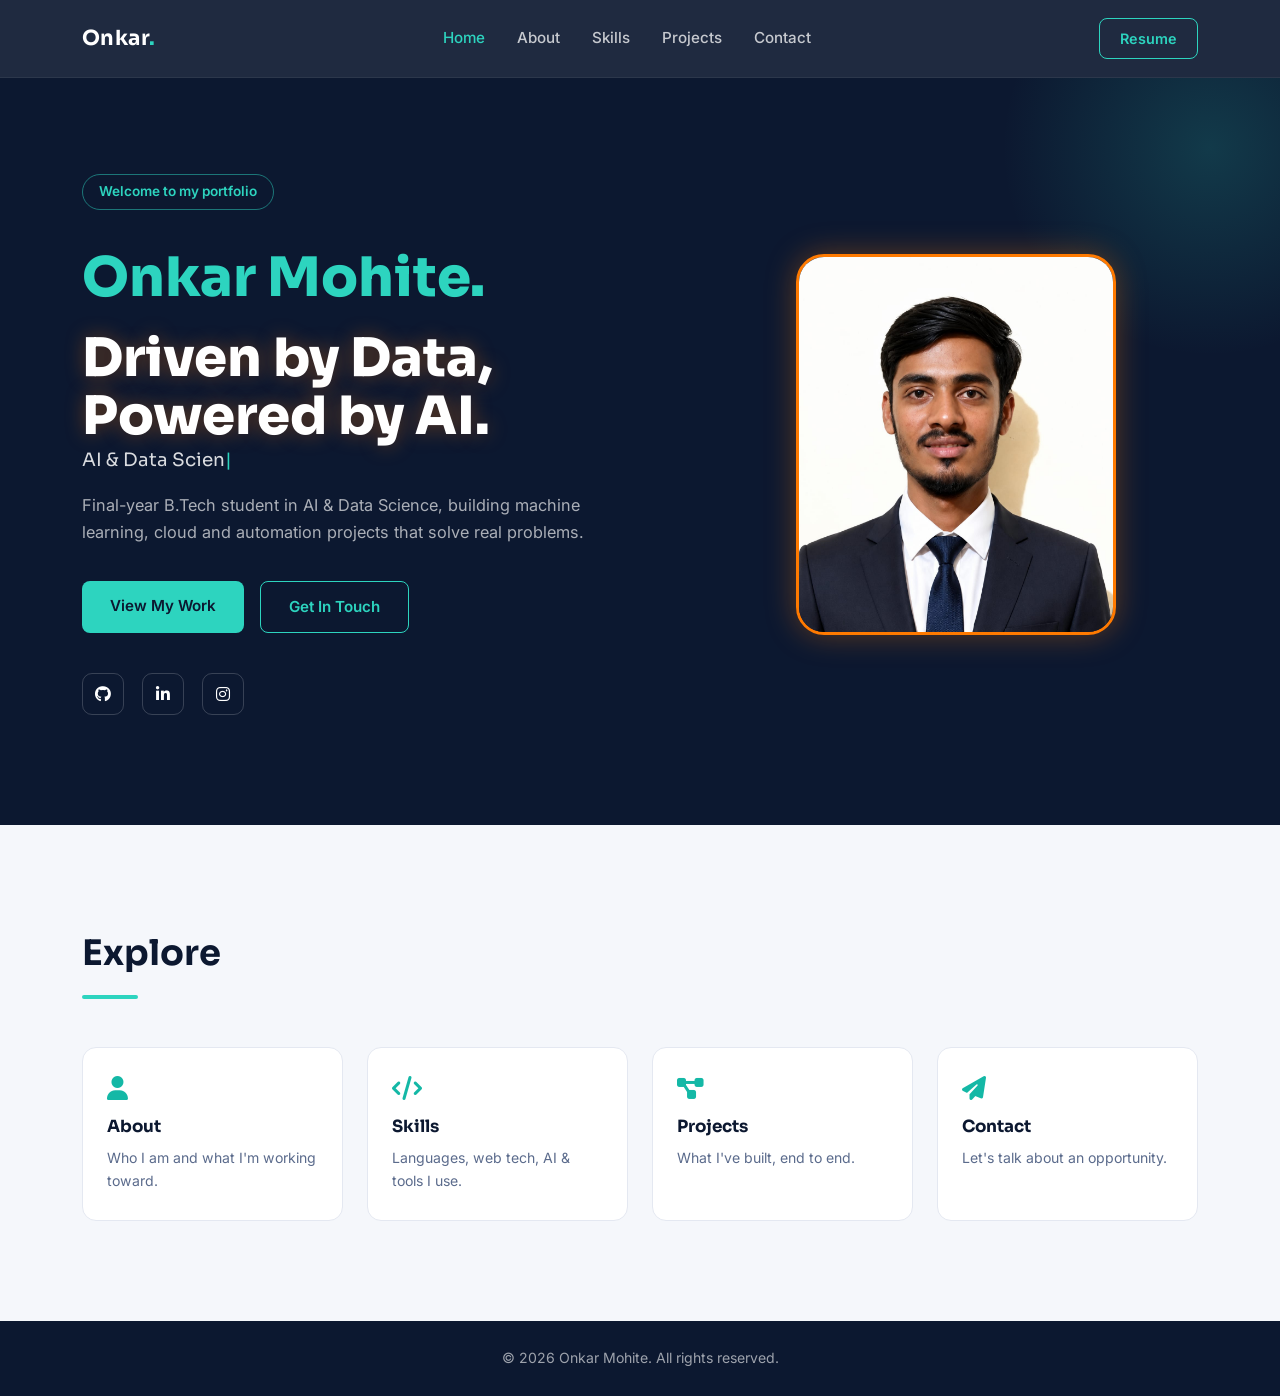
<file: index.html>
<!DOCTYPE html>
<html lang="en">
<head>
<meta charset="UTF-8">
<meta name="viewport" content="width=device-width, initial-scale=1.0">
<title>Onkar Mohite | Portfolio</title>
<link rel="preconnect" href="https://fonts.googleapis.com">
<link rel="preconnect" href="https://fonts.gstatic.com" crossorigin>
<link href="https://fonts.googleapis.com/css2?family=Sora:wght@400;600;700;800&family=Inter:wght@400;500;600;700&display=swap" rel="stylesheet">
<link rel="stylesheet" href="https://cdnjs.cloudflare.com/ajax/libs/font-awesome/6.6.0/css/all.min.css">
<link rel="stylesheet" href="a1.css">
</head>
<body>

<header class="nav">
  <div class="nav-inner">
    <a href="#home" class="logo" data-link data-page="home">Onkar<span>.</span></a>

    <nav class="nav-links" id="navLinks">
      <a href="#home" data-link data-page="home" class="active">Home</a>
      <a href="#about" data-link data-page="about">About</a>
      <a href="#skills" data-link data-page="skills">Skills</a>
      <a href="#projects" data-link data-page="projects">Projects</a>
      <a href="#contact" data-link data-page="contact">Contact</a>
    </nav>

    <a href="resume.pdf" class="resume-btn" target="_blank">Resume</a>

    <button class="menu-btn" id="menuBtn" aria-label="Toggle menu">
      <i class="fas fa-bars"></i>
    </button>
  </div>
</header>

<!-- ============ HOME PAGE ============ -->
<main id="page-home" class="page active">
  <section class="hero">
    <div class="hero-inner">
      <div class="hero-content">
      <div class="hero-text">
      <span class="chip">Welcome to my portfolio</span>
      <h1 class="hero-name">Onkar Mohite.</h1>

<h2 class="hero-heading">
  Driven by Data,<br>
  Powered by AI.
</h2>
    
      <p class="hero-typed"><span id="typing"></span><span class="cursor">|</span></p>
      <p class="hero-desc">Final-year B.Tech student in AI &amp; Data Science, building machine learning, cloud and automation projects that solve real problems.</p>

      <div class="hero-actions">
        <a href="#projects" data-link data-page="projects" class="btn-primary">View My Work</a>
        <a href="#contact" data-link data-page="contact" class="btn-outline">Get In Touch</a>
      </div>

      <div class="hero-social">
        <a href="https://github.com/OnkarMohite1" target="_blank" aria-label="GitHub"><i class="fab fa-github"></i></a>
        <a href="https://www.linkedin.com/in/onkar-mohite-a5875a281" target="_blank" aria-label="LinkedIn"><i class="fab fa-linkedin-in"></i></a>
        <a href="https://instagram.com/omkarmohite_07" target="_blank" aria-label="Instagram"><i class="fab fa-instagram"></i></a>
      </div>
      </div>
      <div class="hero-image"><img src="myphoto.jpeg" alt="Onkar Mohite"></div>
      </div>
    </div>
  </section>

  <section class="section quick-links">
    <div class="section-head">
      <h2>Explore</h2>
      <span class="rule"></span>
    </div>

    <div class="quick-grid">
      <a href="#about" data-link data-page="about" class="quick-card">
        <i class="fa-solid fa-user"></i>
        <h3>About</h3>
        <p>Who I am and what I'm working toward.</p>
      </a>
      <a href="#skills" data-link data-page="skills" class="quick-card">
        <i class="fa-solid fa-code"></i>
        <h3>Skills</h3>
        <p>Languages, web tech, AI &amp; tools I use.</p>
      </a>
      <a href="#projects" data-link data-page="projects" class="quick-card">
        <i class="fa-solid fa-diagram-project"></i>
        <h3>Projects</h3>
        <p>What I've built, end to end.</p>
      </a>
      <a href="#contact" data-link data-page="contact" class="quick-card">
        <i class="fa-solid fa-paper-plane"></i>
        <h3>Contact</h3>
        <p>Let's talk about an opportunity.</p>
      </a>
    </div>
  </section>
</main>

<!-- ============ ABOUT PAGE ============ -->
<main id="page-about" class="page">
  <section class="page-banner">
    <div class="page-banner-inner">
      <span class="chip">Get to know me</span>
      <h1>About Me</h1>
    </div>
  </section>

  <section class="section">
    <div class="panel bio-panel">
      <p class="about-text">
        I'm <strong>Onkar Mohite</strong>, a final-year B.Tech student specializing in
        <span class="highlight">Artificial Intelligence &amp; Data Science</span>.
        I enjoy building AI, machine learning, data analytics and web development
        projects that solve real-world problems.
      </p>
      <p class="about-text">
        My goal is to become an AI Engineer by creating practical projects,
        sharpening my problem-solving skills and continuously learning modern
        technologies.
      </p>

      <div class="stat-row">
        <div class="stat-box"><h3>10+</h3><span>Projects</span></div>
        <div class="stat-box"><h3>15+</h3><span>Skills</span></div>
        <div class="stat-box"><h3>5+</h3><span>Certificates</span></div>
      </div>
    </div>
  </section>

  <section class="section" style="padding-top:0;">
    <div class="section-head">
      <h2>Experience &amp; Education</h2>
      <span class="rule"></span>
    </div>

    <div class="panel">
      <div class="timeline">
        <div class="timeline-item">
          <span class="dot-marker"></span>
          <div class="timeline-content">
            <span class="timeline-date">2022 &ndash; 2026</span>
            <h3>B.Tech, AI &amp; Data Science</h3>
            <p>Final-year student specializing in Artificial Intelligence &amp; Data Science, focused on machine learning, data analytics and applied software projects.</p>
          </div>
        </div>

        <div class="timeline-item">
          <span class="dot-marker"></span>
          <div class="timeline-content">
            <span class="timeline-date">Ongoing</span>
            <h3>Independent Projects</h3>
            <p>Building AI, machine learning, cloud and automation tools &mdash; from data-cleaning pipelines to security and accessibility utilities.</p>
          </div>
        </div>
      </div>
    </div>
  </section>
</main>

<!-- ============ SKILLS PAGE ============ -->
<main id="page-skills" class="page">
  <section class="page-banner">
    <div class="page-banner-inner">
      <span class="chip">What I work with</span>
      <h1>Technical Skills</h1>
    </div>
  </section>

  <section class="section">
    <div class="skills-grid">

      <div class="panel skill-block">
        <span class="group-label">Languages</span>
        <div class="tag-row">
          <span class="skill-tag">Python</span>
          <span class="skill-tag">Java</span>
          <span class="skill-tag">C++</span>
        </div>
      </div>

      <div class="panel skill-block">
        <span class="group-label">Web Tech</span>
        <div class="tag-row">
          <span class="skill-tag">HTML</span>
          <span class="skill-tag">CSS</span>
          <span class="skill-tag">JavaScript</span>
        </div>
      </div>

      <div class="panel skill-block">
        <span class="group-label">Data &amp; AI</span>
        <div class="tag-row">
          <span class="skill-tag">Machine Learning</span>
          <span class="skill-tag">Deep Learning</span>
          <span class="skill-tag">Data Analytics</span>
        </div>
      </div>

      <div class="panel skill-block">
        <span class="group-label">Tools</span>
        <div class="tag-row">
          <span class="skill-tag">SQL</span>
          <span class="skill-tag">GitHub</span>
        </div>
      </div>

    </div>
  </section>
</main>

<!-- ============ PROJECTS PAGE ============ -->
<main id="page-projects" class="page">
  <section class="page-banner">
    <div class="page-banner-inner">
      <span class="chip">What I've built</span>
      <h1>Featured Projects</h1>
    </div>
  </section>

  <section class="section">
    <div class="project-grid">

      <article class="project-card">
        <div class="project-cover cover-teal"><i class="fa-solid fa-broom"></i></div>
        <div class="project-body">
          <h3>Data Cleaning Automation</h3>
          <p>A Python system that automatically handles missing values, removes duplicates and prepares raw datasets for analytics and machine learning.</p>
          <div class="tags">
            <span>Python</span><span>Pandas</span><span>Automation</span>
          </div>
        </div>
        <div class="project-links">
          <a href="https://github.com/OnkarMohite1/Data-Cleaning-Automation" target="_blank"><i class="fab fa-github"></i></a>
          <a href="https://github.com/OnkarMohite1" target="_blank" class="demo-link">View Code</a>
        </div>
      </article>

      <article class="project-card">
        <div class="project-cover cover-navy"><i class="fa-solid fa-eye-slash"></i></div>
        <div class="project-body">
          <h3>Steganography Detection</h3>
          <p>A detection system that identifies hidden information embedded inside digital images using image-analysis techniques.</p>
          <div class="tags">
            <span>Python</span><span>OpenCV</span><span>ML</span>
          </div>
        </div>
        <div class="project-links">
          <a href="https://github.com/OnkarMohite1" target="_blank"><i class="fab fa-github"></i></a>
          <a href="https://github.com/OnkarMohite1" target="_blank" class="demo-link">View Code</a>
        </div>
      </article>

      <article class="project-card">
        <div class="project-cover cover-teal"><i class="fa-solid fa-shield-halved"></i></div>
        <div class="project-body">
          <h3>Phishing Detection</h3>
          <p>Detects and flags fake or malicious websites using intelligent, feature-based detection techniques.</p>
          <div class="tags">
            <span>Python</span><span>ML</span><span>Security</span>
          </div>
        </div>
        <div class="project-links">
          <a href="https://github.com/OnkarMohite1/Phishing-Detection" target="_blank"><i class="fab fa-github"></i></a>
          <a href="https://github.com/OnkarMohite1" target="_blank" class="demo-link">View Code</a>
        </div>
      </article>

      <article class="project-card">
        <div class="project-cover cover-navy"><i class="fa-solid fa-volume-high"></i></div>
        <div class="project-body">
          <h3>PDF Text-to-Speech Converter</h3>
          <p>Extracts text from PDF files and converts it into natural spoken audio for easier, hands-free reading.</p>
          <div class="tags">
            <span>Python</span><span>NLP</span><span>Automation</span>
          </div>
        </div>
        <div class="project-links">
          <a href="https://github.com/OnkarMohite1/Pdf-text-to-speech" target="_blank"><i class="fab fa-github"></i></a>
          <a href="https://github.com/OnkarMohite1" target="_blank" class="demo-link">View Code</a>
        </div>
      </article>

      <article class="project-card">
        <div class="project-cover cover-teal"><i class="fa-solid fa-laptop-code"></i></div>
        <div class="project-body">
          <h3>Portfolio Website</h3>
          <p>This site: a fully responsive personal portfolio designed, built and hosted on GitHub Pages.</p>
          <div class="tags">
            <span>HTML</span><span>CSS</span><span>JavaScript</span>
          </div>
        </div>
        <div class="project-links">
          <a href="https://github.com/OnkarMohite1/portfolio" target="_blank"><i class="fab fa-github"></i></a>
          <a href="https://github.com/OnkarMohite1" target="_blank" class="demo-link">View Code</a>
        </div>
      </article>

    </div>
  </section>
</main>

<!-- ============ CONTACT PAGE ============ -->
<main id="page-contact" class="page">
  <section class="page-banner">
    <div class="page-banner-inner">
      <span class="chip">Let's talk</span>
      <h1>Get In Touch</h1>
    </div>
  </section>

  <section class="section contact-section">
    <p class="contact-intro">Open to opportunities, collaborations and internships &mdash; reach out through any of the channels below.</p>

    <div class="contact-grid">
      <a class="contact-card" href="mailto:omkarvitthalmohite@gmail.com">
        <i class="fa-solid fa-envelope"></i>
        <span>Email</span>
      </a>
      <a class="contact-card" href="https://github.com/OnkarMohite1" target="_blank">
        <i class="fab fa-github"></i>
        <span>GitHub</span>
      </a>
      <a class="contact-card" href="https://www.linkedin.com/in/onkar-mohite-a5875a281" target="_blank">
        <i class="fab fa-linkedin-in"></i>
        <span>LinkedIn</span>
      </a>
      <a class="contact-card" href="https://instagram.com/omkarmohite_07" target="_blank">
        <i class="fab fa-instagram"></i>
        <span>Instagram</span>
      </a>
    </div>
  </section>
</main>

<footer>
  <p>&copy; 2026 Onkar Mohite. All rights reserved.</p>
</footer>

<script src="a1.js"></script>
</body>
</html>
</file>
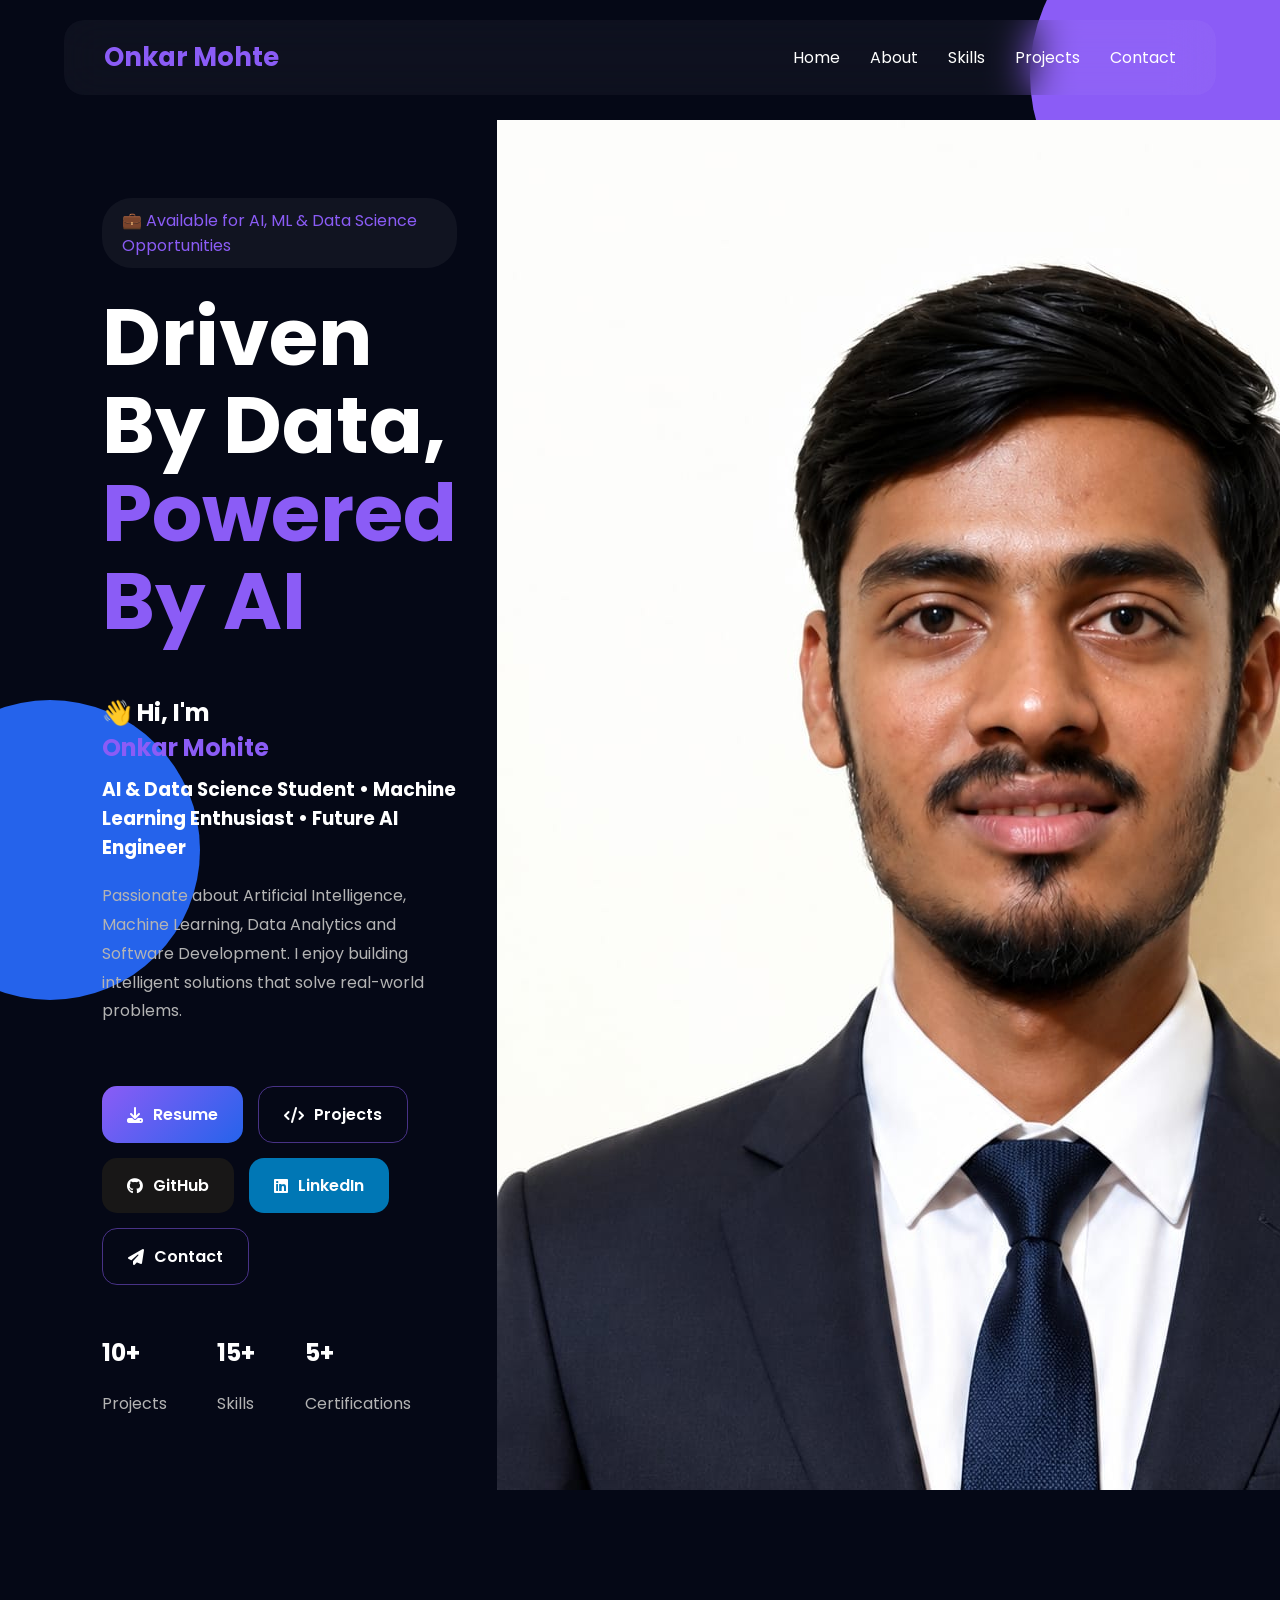
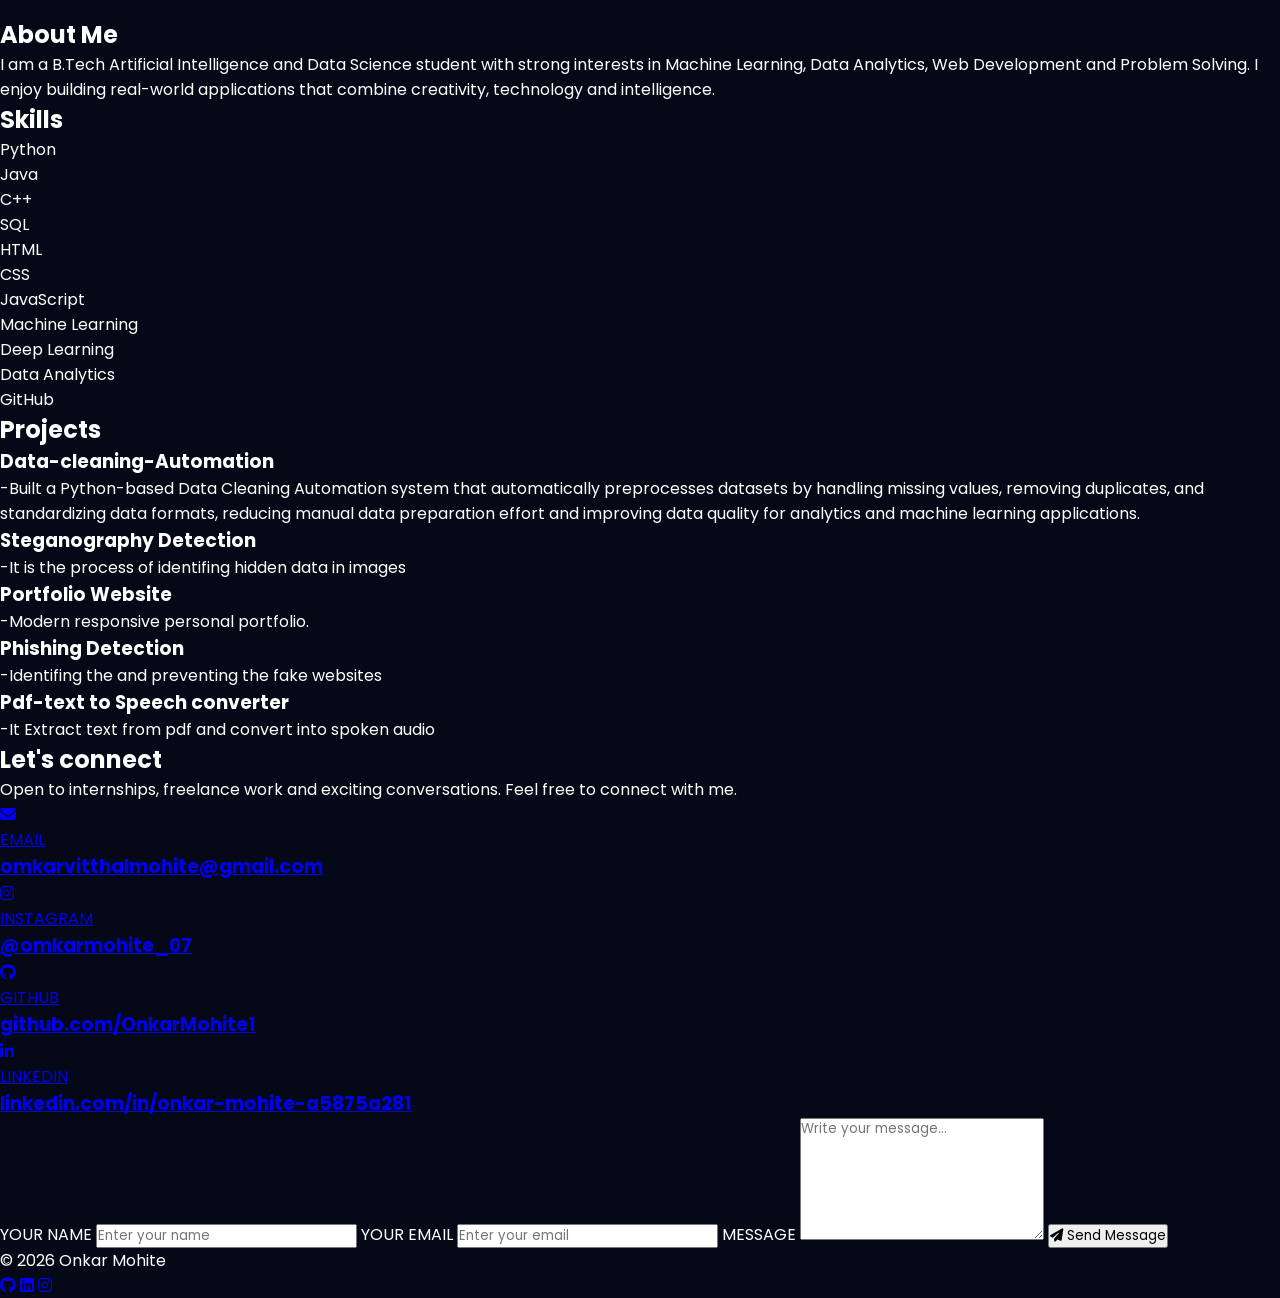
<file: a.html>
<!DOCTYPE html>
<html lang="en">
<head>
<meta charset="UTF-8">
<meta name="viewport" content="width=device-width, initial-scale=1.0">
<title>Onkar Mohite | AI & Data Science</title>

<link rel="stylesheet" href="a.css">

<link href="https://fonts.googleapis.com/css2?family=Poppins:wght@300;400;500;600;700;800&display=swap" rel="stylesheet">

<link rel="stylesheet"
href="https://cdnjs.cloudflare.com/ajax/libs/font-awesome/6.5.1/css/all.min.css">
</head>

<body>

<div class="blur blur1"></div>
<div class="blur blur2"></div>

<nav>

<div class="logo">
Onkar Mohte
</div>

<ul class="nav-links">
<li><a href="#home">Home</a></li>
<li><a href="#about">About</a></li>
<li><a href="#skills">Skills</a></li>
<li><a href="#projects">Projects</a></li>
<li><a href="#contact">Contact</a></li>
</ul>

<div class="menu-btn">
<i class="fas fa-bars"></i>
</div>

</nav>

<section class="hero" id="home">

<div class="hero-left">

<div class="status">
💼 Available for AI, ML & Data Science Opportunities
</div>

<h1>
Driven By Data,
<span>Powered By AI</span>
</h1><br>
<br>

<h2>
👋 Hi, I'm
<span>Onkar Mohite</span>
</h2>

<h3>
AI & Data Science Student • Machine Learning Enthusiast • Future AI Engineer
</h3>

<p>
Passionate about Artificial Intelligence, Machine Learning,
Data Analytics and Software Development. I enjoy building
intelligent solutions that solve real-world problems.
</p>

<div class="hero-btns">
<div class="hero-btns">

    <!-- Resume -->
    <a href="resume.pdf" download class="primary-btn">
        <i class="fas fa-download"></i>
        Resume
    </a>

    <!-- Projects -->
    <a href="#projects" class="secondary-btn">
        <i class="fas fa-code"></i>
        Projects
    </a>

    <!-- GitHub -->
    <a href="https://github.com/OnkarMohite1"
       target="_blank"
       class="github-btn">
        <i class="fab fa-github"></i>
        GitHub
    </a>

    <!-- LinkedIn -->
    <a href="https://www.linkedin.com/in/onkar-mohite-a5875a281?utm_source=share_via&utm_content=profile&utm_medium=member_android"
       target="_blank"
       class="linkedin-btn">
        <i class="fab fa-linkedin"></i>
        LinkedIn
    </a>

    <!-- Contact -->
    <a href="#contact" class="third-btn">
        <i class="fas fa-paper-plane"></i>
        Contact
    </a>

</div>
</div>

<div class="stats">

<div>
<h2>10+</h2>
<p>Projects</p>
</div>

<div>
<h2>15+</h2>
<p>Skills</p>
</div>

<div>
<h2>5+</h2>
<p>Certifications</p>
</div>

</div>

</div>


<div class="hero-right">

<div class="profile-card">

<img src="myphoto.jpeg" alt="Profile">

</div>

</div>

</section>

<section id="about">

<h2 class="section-title">
About Me
</h2>

<div class="glass-card">

<p>
I am a B.Tech Artificial Intelligence and Data Science student
with strong interests in Machine Learning, Data Analytics,
Web Development and Problem Solving.

I enjoy building real-world applications that combine
creativity, technology and intelligence.
</p>

</div>

</section>

<section id="skills">

<h2 class="section-title">
Skills
</h2>

<div class="skills-grid">

<div class="skill">Python</div>
<div class="skill">Java</div>
<div class="skill">C++</div>
<div class="skill">SQL</div>
<div class="skill">HTML</div>
<div class="skill">CSS</div>
<div class="skill">JavaScript</div>
<div class="skill">Machine Learning</div>
<div class="skill">Deep Learning</div>
<div class="skill">Data Analytics</div>
<div class="skill">GitHub</div>

</div>

</section>

<section id="projects">

<h2 class="section-title">
Projects
</h2>

<div class="project-grid">

<div class="project-card">
<h3>Data-cleaning-Automation</h3>
<p>
-Built a Python-based Data Cleaning Automation system that automatically preprocesses datasets by handling missing values, removing duplicates, and standardizing data formats, reducing manual data preparation effort 
and improving data quality for analytics and machine learning applications.
</p>
</div>
<div class="project-card">
<h3>Steganography Detection</h3>
<p>
-It is the process of identifing hidden data in images
</p>
</div>
<div class="project-card">
<h3>Portfolio Website</h3>
<p>
-Modern responsive personal portfolio.
</p>
</div>

<div class="project-card">
<h3>Phishing Detection</h3>
<p>
-Identifing the and preventing the fake websites
</p>
</div>

<div class="project-card">
<h3>Pdf-text to Speech converter</h3>
<p>
-It Extract text from pdf and convert into spoken audio</p>
</div>

</div>

</section>


<section id="contact">
<h2 class="section-title">Let's <span class="connect-accent">connect</span></h2>
<div class="contact-wrapper">
<p class="contact-intro">Open to internships, freelance work and exciting conversations. Feel free to connect with me.</p>

<a href="mailto:omkarvitthalmohite@gmail.com" class="contact-card">
<div class="contact-icon email"><i class="fas fa-envelope"></i></div>
<div><p class="contact-label">EMAIL</p><h3>omkarvitthalmohite@gmail.com</h3></div>
</a>

<a href="https://instagram.com/omkarmohite_07" target="_blank" class="contact-card">
<div class="contact-icon instagram"><i class="fab fa-instagram"></i></div>
<div><p class="contact-label">INSTAGRAM</p><h3>@omkarmohite_07</h3></div>
</a>

<a href="https://github.com/OnkarMohite1" target="_blank" class="contact-card">
<div class="contact-icon github"><i class="fab fa-github"></i></div>
<div><p class="contact-label">GITHUB</p><h3>github.com/OnkarMohite1</h3></div>
</a>

<a href="https://www.linkedin.com/in/onkar-mohite-a5875a281" target="_blank" class="contact-card">
<div class="contact-icon linkedin"><i class="fab fa-linkedin-in"></i></div>
<div><p class="contact-label">LINKEDIN</p><h3>linkedin.com/in/onkar-mohite-a5875a281</h3></div>
</a>

<form id="contactForm" class="contact-form">
<label>YOUR NAME</label>
<input id="name" type="text" placeholder="Enter your name" required>

<label>YOUR EMAIL</label>
<input id="email" type="email" placeholder="Enter your email" required>

<label>MESSAGE</label>
<textarea id="message" rows="6" placeholder="Write your message..." required></textarea>

<button type="submit" class="contact-btn"><i class="fas fa-paper-plane"></i> Send Message</button>
<p id="status"></p>
</form>
</div>
</section>


<footer>

<p>
© 2026 Onkar Mohite
</p>

<div class="socials">

<a href="https://github.com/OnkarMohite1"><i class="fab fa-github"></i></a>
<a href="https://www.linkedin.com/in/onkar-mohite-a5875a281"><i class="fab fa-linkedin"></i></a>
<a href="https://instagram.com/omkarmohite_07"><i class="fab fa-instagram"></i></a>

</div>

</footer>

<script src="a.js"></script>

</body>
</html>
</file>
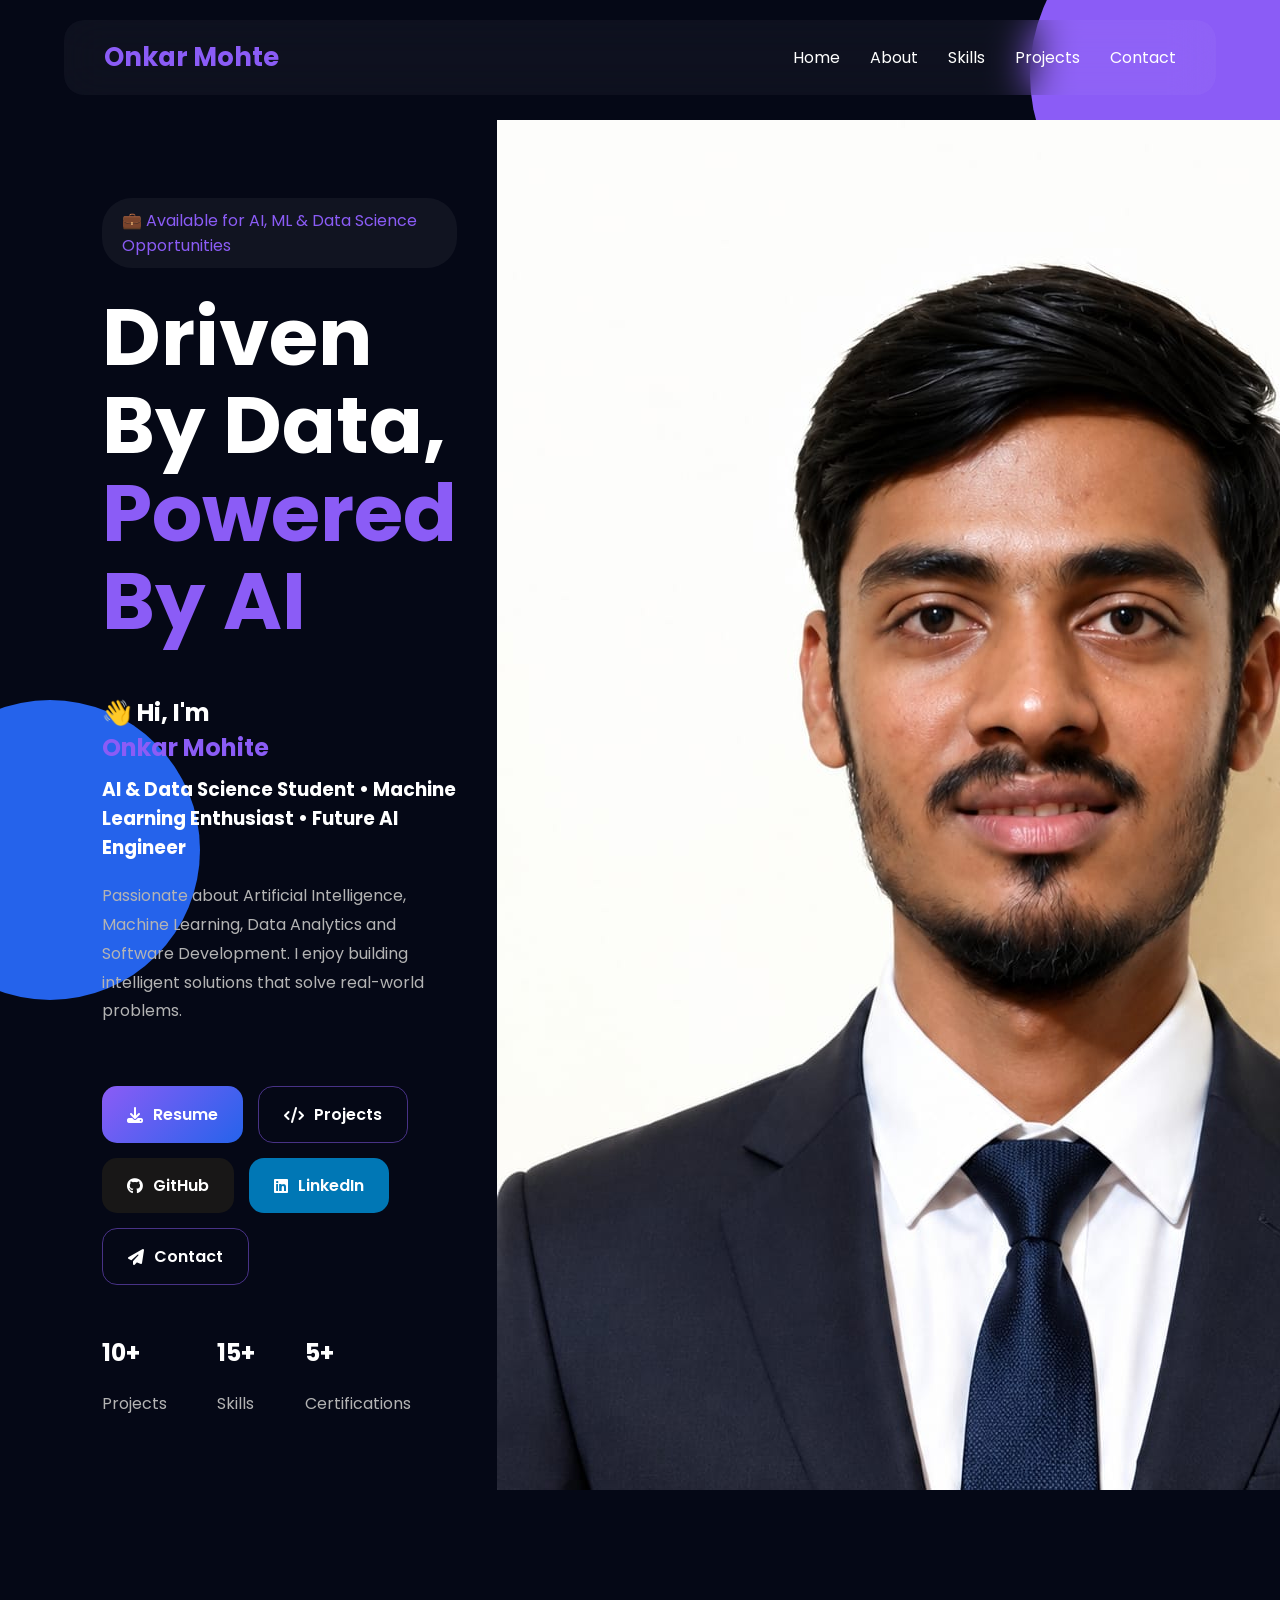
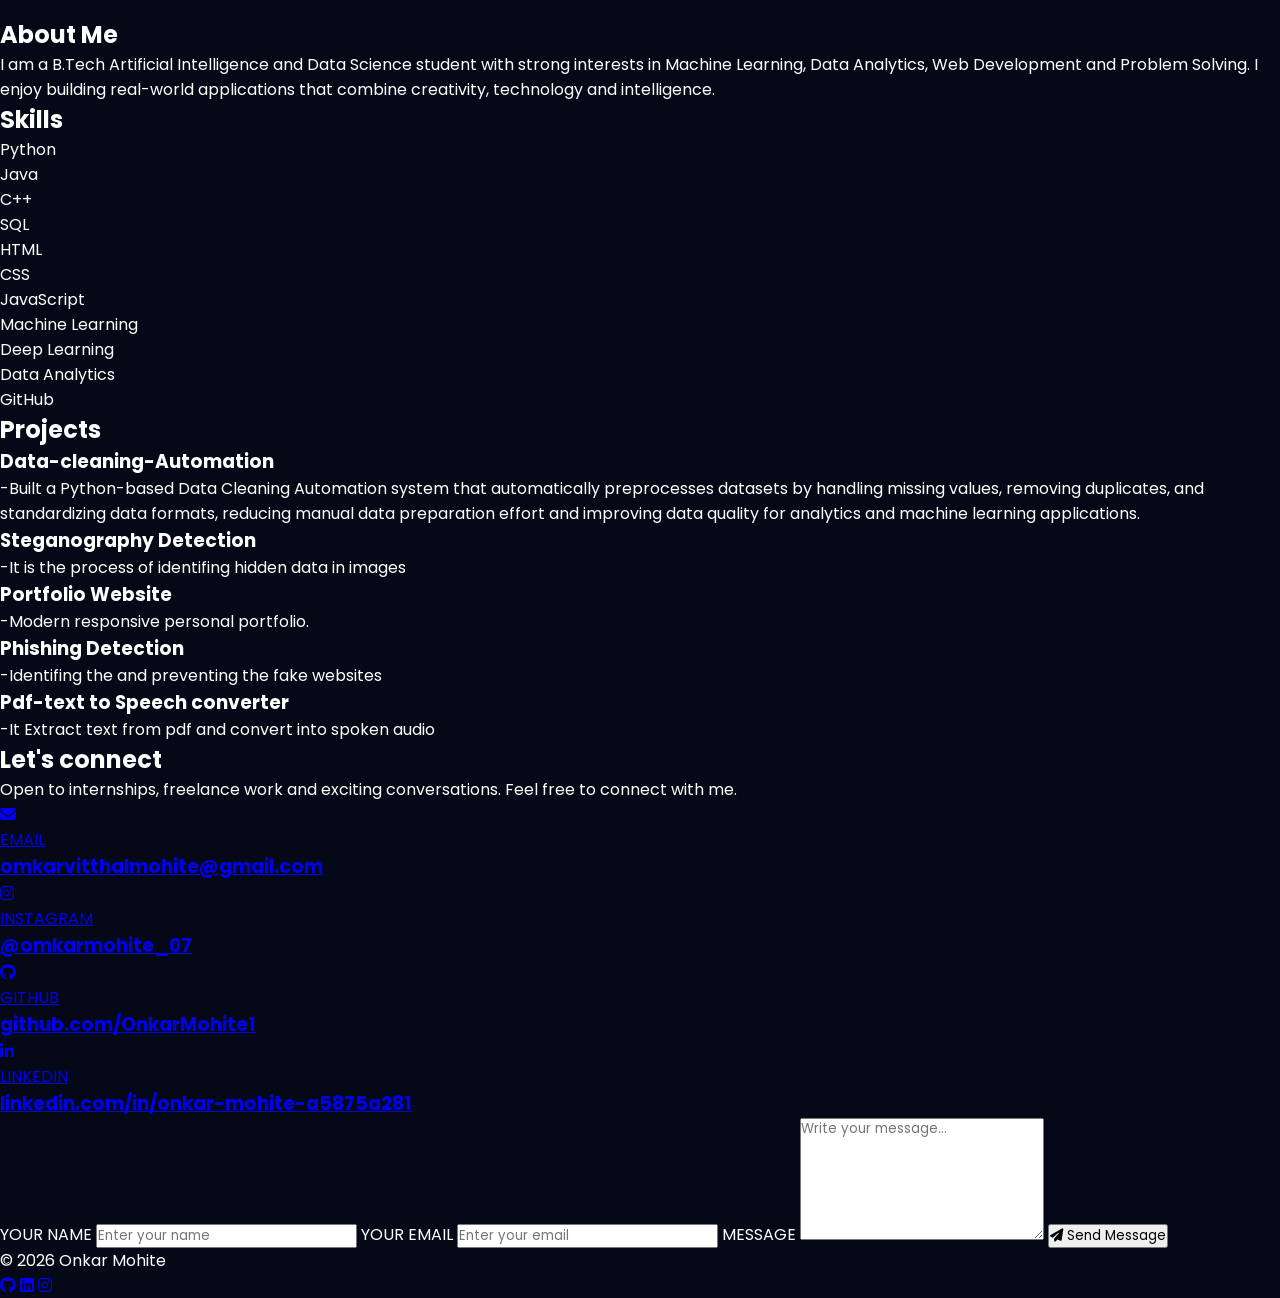
<file: Portfolio.html>
<!DOCTYPE html>
<html lang="en">
<head>
<meta charset="UTF-8">
<meta name="viewport" content="width=device-width, initial-scale=1.0">
<title>Onkar Mohite | AI & Data Science</title>

<link rel="stylesheet" href="a.css">

<link href="https://fonts.googleapis.com/css2?family=Poppins:wght@300;400;500;600;700;800&display=swap" rel="stylesheet">

<link rel="stylesheet"
href="https://cdnjs.cloudflare.com/ajax/libs/font-awesome/6.5.1/css/all.min.css">
</head>

<body>

<div class="blur blur1"></div>
<div class="blur blur2"></div>

<nav>

<div class="logo">
Onkar Mohte
</div>

<ul class="nav-links">
<li><a href="#home">Home</a></li>
<li><a href="#about">About</a></li>
<li><a href="#skills">Skills</a></li>
<li><a href="#projects">Projects</a></li>
<li><a href="#contact">Contact</a></li>
</ul>

<div class="menu-btn">
<i class="fas fa-bars"></i>
</div>

</nav>

<section class="hero" id="home">

<div class="hero-left">

<div class="status">
💼 Available for AI, ML & Data Science Opportunities
</div>

<h1>
Driven By Data,
<span>Powered By AI</span>
</h1><br>
<br>

<h2>
👋 Hi, I'm
<span>Onkar Mohite</span>
</h2>

<h3>
AI & Data Science Student • Machine Learning Enthusiast • Future AI Engineer
</h3>

<p>
Passionate about Artificial Intelligence, Machine Learning,
Data Analytics and Software Development. I enjoy building
intelligent solutions that solve real-world problems.
</p>

<div class="hero-btns">
<div class="hero-btns">

    <!-- Resume -->
    <a href="resume.pdf" download class="primary-btn">
        <i class="fas fa-download"></i>
        Resume
    </a>

    <!-- Projects -->
    <a href="#projects" class="secondary-btn">
        <i class="fas fa-code"></i>
        Projects
    </a>

    <!-- GitHub -->
    <a href="https://github.com/OnkarMohite1"
       target="_blank"
       class="github-btn">
        <i class="fab fa-github"></i>
        GitHub
    </a>

    <!-- LinkedIn -->
    <a href="https://www.linkedin.com/in/onkar-mohite-a5875a281?utm_source=share_via&utm_content=profile&utm_medium=member_android"
       target="_blank"
       class="linkedin-btn">
        <i class="fab fa-linkedin"></i>
        LinkedIn
    </a>

    <!-- Contact -->
    <a href="#contact" class="third-btn">
        <i class="fas fa-paper-plane"></i>
        Contact
    </a>

</div>
</div>

<div class="stats">

<div>
<h2>10+</h2>
<p>Projects</p>
</div>

<div>
<h2>15+</h2>
<p>Skills</p>
</div>

<div>
<h2>5+</h2>
<p>Certifications</p>
</div>

</div>

</div>


<div class="hero-right">

<div class="profile-card">

<img src="myphoto.jpeg" alt="Profile">

</div>

</div>

</section>

<section id="about">

<h2 class="section-title">
About Me
</h2>

<div class="glass-card">

<p>
I am a B.Tech Artificial Intelligence and Data Science student
with strong interests in Machine Learning, Data Analytics,
Web Development and Problem Solving.

I enjoy building real-world applications that combine
creativity, technology and intelligence.
</p>

</div>

</section>

<section id="skills">

<h2 class="section-title">
Skills
</h2>

<div class="skills-grid">

<div class="skill">Python</div>
<div class="skill">Java</div>
<div class="skill">C++</div>
<div class="skill">SQL</div>
<div class="skill">HTML</div>
<div class="skill">CSS</div>
<div class="skill">JavaScript</div>
<div class="skill">Machine Learning</div>
<div class="skill">Deep Learning</div>
<div class="skill">Data Analytics</div>
<div class="skill">GitHub</div>

</div>

</section>

<section id="projects">

<h2 class="section-title">
Projects
</h2>

<div class="project-grid">

<div class="project-card">
<h3>Data-cleaning-Automation</h3>
<p>
-Built a Python-based Data Cleaning Automation system that automatically preprocesses datasets by handling missing values, removing duplicates, and standardizing data formats, reducing manual data preparation effort 
and improving data quality for analytics and machine learning applications.
</p>
</div>
<div class="project-card">
<h3>Steganography Detection</h3>
<p>
-It is the process of identifing hidden data in images
</p>
</div>
<div class="project-card">
<h3>Portfolio Website</h3>
<p>
-Modern responsive personal portfolio.
</p>
</div>

<div class="project-card">
<h3>Phishing Detection</h3>
<p>
-Identifing the and preventing the fake websites
</p>
</div>

<div class="project-card">
<h3>Pdf-text to Speech converter</h3>
<p>
-It Extract text from pdf and convert into spoken audio</p>
</div>

</div>

</section>


<section id="contact">
<h2 class="section-title">Let's <span class="connect-accent">connect</span></h2>
<div class="contact-wrapper">
<p class="contact-intro">Open to internships, freelance work and exciting conversations. Feel free to connect with me.</p>

<a href="mailto:omkarvitthalmohite@gmail.com" class="contact-card">
<div class="contact-icon email"><i class="fas fa-envelope"></i></div>
<div><p class="contact-label">EMAIL</p><h3>omkarvitthalmohite@gmail.com</h3></div>
</a>

<a href="https://instagram.com/omkarmohite_07" target="_blank" class="contact-card">
<div class="contact-icon instagram"><i class="fab fa-instagram"></i></div>
<div><p class="contact-label">INSTAGRAM</p><h3>@omkarmohite_07</h3></div>
</a>

<a href="https://github.com/OnkarMohite1" target="_blank" class="contact-card">
<div class="contact-icon github"><i class="fab fa-github"></i></div>
<div><p class="contact-label">GITHUB</p><h3>github.com/OnkarMohite1</h3></div>
</a>

<a href="https://www.linkedin.com/in/onkar-mohite-a5875a281" target="_blank" class="contact-card">
<div class="contact-icon linkedin"><i class="fab fa-linkedin-in"></i></div>
<div><p class="contact-label">LINKEDIN</p><h3>linkedin.com/in/onkar-mohite-a5875a281</h3></div>
</a>

<form id="contactForm" class="contact-form">
<label>YOUR NAME</label>
<input id="name" type="text" placeholder="Enter your name" required>

<label>YOUR EMAIL</label>
<input id="email" type="email" placeholder="Enter your email" required>

<label>MESSAGE</label>
<textarea id="message" rows="6" placeholder="Write your message..." required></textarea>

<button type="submit" class="contact-btn"><i class="fas fa-paper-plane"></i> Send Message</button>
<p id="status"></p>
</form>
</div>
</section>


<footer>

<p>
© 2026 Onkar Mohite
</p>

<div class="socials">

<a href="https://github.com/OnkarMohite1"><i class="fab fa-github"></i></a>
<a href="https://www.linkedin.com/in/onkar-mohite-a5875a281"><i class="fab fa-linkedin"></i></a>
<a href="https://instagram.com/omkarmohite_07"><i class="fab fa-instagram"></i></a>

</div>

</footer>

<script src="a.js"></script>

</body>
</html>
</file>
<file: a1.css>
/* ===================== Tokens ===================== */
:root{
  --navy: #0c1830;
  --navy-soft: #12203f;
  --navy-card: #16264a;
  --teal: #2dd4bf;
  --teal-dark: #14b8a6;
  --ink: #0f1b33;
  --muted: #5b6b8c;
  --paper: #f5f7fb;
  --white: #ffffff;
  --border: #e4e8f1;
  --radius: 14px;
  --max: 1180px;
  --font-display: 'Sora', sans-serif;
  --font-body: 'Inter', sans-serif;
}

*{margin:0;padding:0;box-sizing:border-box;}

html{scroll-behavior:smooth;}

/* ===================== Page switching ===================== */
.page{ display:none; }
.page.active{ display:block; animation: fadeIn .35s ease; }
@keyframes fadeIn{
  from{ opacity:0; transform: translateY(8px); }
  to{ opacity:1; transform: translateY(0); }
}

body{
  font-family: var(--font-body);
  color: var(--ink);
  background: var(--paper);
  line-height:1.6;
  overflow-x:hidden;
}

h1,h2,h3{ font-family: var(--font-display); }

a{ text-decoration:none; color:inherit; }
ul{list-style:none;}
img{max-width:100%; display:block;}

.section{
  max-width: var(--max);
  margin: 0 auto;
  padding: 100px 32px;
}

.section-head{ margin-bottom: 48px; }
.section-head h2, .panel h2{
  font-size: clamp(1.7rem, 3vw, 2.2rem);
  font-weight: 700;
  color: var(--navy);
}
.rule{
  display:block;
  width: 56px;
  height: 4px;
  background: var(--teal);
  border-radius: 4px;
  margin-top: 14px;
}
.hero-name{
    color:#ffffff;      /* White */
    font-size:4rem;
    font-weight:800;
}

.hero-heading{
    color: white;      /* Orange */
    font-size:3.3rem;
    font-weight:800;
    line-height:1.1;
    text-shadow:0 0 20px rgba(255,122,0,.35);
}
/* ===================== Navbar ===================== */
.nav{
  position: sticky;
  top:0;
  z-index: 100;
  background: rgba(12,24,48,0.92);
  backdrop-filter: blur(10px);
  border-bottom: 1px solid rgba(255,255,255,0.06);
}
.nav-inner{
  max-width: var(--max);
  margin:0 auto;
  padding: 18px 32px;
  display:flex;
  align-items:center;
  justify-content:space-between;
  gap: 24px;
}
.logo{
  font-family: var(--font-display);
  font-weight:700;
  font-size:1.3rem;
  color:#fff;
  letter-spacing: 0.02em;
}
.logo span{ color: var(--teal); }

.nav-links{
  display:flex;
  gap: 32px;
  flex:1;
  justify-content:center;
}
.nav-links a{
  color: rgba(255,255,255,0.75);
  font-size: 0.95rem;
  font-weight:500;
  transition: color .2s ease;
}
.nav-links a:hover{ color: var(--teal); }

.resume-btn{
  border: 1.5px solid var(--teal);
  color: var(--teal);
  padding: 8px 20px;
  border-radius: 8px;
  font-weight:600;
  font-size: 0.9rem;
  transition: background .2s ease, color .2s ease;
  white-space: nowrap;
}
.resume-btn:hover{ background: var(--teal); color: var(--navy); }

.menu-btn{
  display:none;
  background:none;
  border:none;
  color:#fff;
  font-size:1.3rem;
  cursor:pointer;
}

/* ===================== Hero ===================== */
.hero{
  background: var(--navy);
  color:#fff;
  position:relative;
  overflow:hidden;
}
.hero::after{
  content:"";
  position:absolute;
  right:-140px; top:-140px;
  width: 420px; height:420px;
  border-radius:50%;
  background: radial-gradient(circle, rgba(45,212,191,0.18), transparent 70%);
}
.hero-inner{
  max-width: var(--max);
  margin:0 auto;
  padding: 96px 32px 110px;
  position:relative;
  z-index:1;
}
.chip{
  display:inline-block;
  border:1px solid rgba(45,212,191,0.5);
  color: var(--teal);
  padding: 6px 16px;
  border-radius: 999px;
  font-size: 0.85rem;
  font-weight:600;
  margin-bottom: 24px;
}
.hero h1{
  font-size: clamp(2.4rem, 5vw, 3.4rem);
  font-weight: 800;
  color: var(--teal);
  margin-bottom: 8px;
}
.hero-role{
  font-size: clamp(1.8rem, 4vw, 2.6rem);
  font-weight: 700;
  color:#fff;
  max-width: 720px;
  margin-bottom: 14px;
}
.hero-role span{ color: var(--teal); }

.hero-typed{
  font-family: var(--font-display);
  font-size: 1.15rem;
  color: rgba(255,255,255,0.85);
  min-height: 1.6rem;
  margin-bottom: 18px;
}
.cursor{ color: var(--teal); animation: blink 1s step-end infinite; }
@keyframes blink{ 50%{ opacity:0; } }

.hero-desc{
  max-width: 560px;
  color: rgba(255,255,255,0.65);
  font-size: 1.02rem;
  margin-bottom: 36px;
}

.hero-actions{ display:flex; gap:16px; flex-wrap:wrap; margin-bottom: 40px; }
.btn-primary, .btn-outline{
  padding: 13px 28px;
  border-radius: 8px;
  font-weight:600;
  font-size: 0.95rem;
  transition: transform .2s ease, background .2s ease, color .2s ease;
}
.btn-primary{
  background: var(--teal);
  color: var(--navy);
}
.btn-primary:hover{ transform: translateY(-2px); background:#5eead4; }
.btn-outline{
  border: 1.5px solid var(--teal);
  color: var(--teal);
}
.btn-outline:hover{ transform: translateY(-2px); background: rgba(45,212,191,0.1); }

.hero-social{ display:flex; gap:18px; }
.hero-social a{
  width:42px; height:42px;
  display:flex; align-items:center; justify-content:center;
  border:1px solid rgba(255,255,255,0.18);
  border-radius: 10px;
  color:#fff;
  transition: border-color .2s ease, color .2s ease;
}
.hero-social a:hover{ border-color: var(--teal); color: var(--teal); }

.nav-links a.active{ color: var(--teal); }

/* ===================== Page Banner (non-home pages) ===================== */
.page-banner{
  background: var(--navy);
  color:#fff;
  position:relative;
  overflow:hidden;
}
.page-banner::after{
  content:"";
  position:absolute;
  right:-120px; top:-120px;
  width: 340px; height:340px;
  border-radius:50%;
  background: radial-gradient(circle, rgba(45,212,191,0.18), transparent 70%);
}
.page-banner-inner{
  max-width: var(--max);
  margin:0 auto;
  padding: 56px 32px;
  position:relative;
  z-index:1;
}
.page-banner-inner h1{
  font-size: clamp(1.9rem, 4vw, 2.6rem);
  font-weight: 800;
  margin-top: 14px;
}

/* ===================== Quick Links (home page) ===================== */
.quick-grid{
  display:grid;
  grid-template-columns: repeat(4, 1fr);
  gap: 24px;
}
.quick-card{
  background:#fff;
  border: 1px solid var(--border);
  border-radius: var(--radius);
  padding: 28px 24px;
  transition: transform .2s ease, border-color .2s ease;
}
.quick-card i{ font-size: 1.5rem; color: var(--teal-dark); margin-bottom: 14px; display:block; }
.quick-card h3{ font-size: 1.05rem; color: var(--navy); margin-bottom: 6px; }
.quick-card p{ font-size: 0.88rem; color: var(--muted); }
.quick-card:hover{ transform: translateY(-4px); border-color: var(--teal); }

/* ===================== About page ===================== */
.bio-panel .about-text{
  color: var(--muted);
  font-size: 1.02rem;
  margin-bottom: 18px;
  max-width: 760px;
}
.bio-panel .highlight{ color: var(--teal-dark); font-weight:600; }

/* ===================== Skills page grid ===================== */
.skills-grid{
  display:grid;
  grid-template-columns: repeat(2, 1fr);
  gap: 24px;
}
.skill-block{ padding: 30px; }

.contact-intro{
  color: var(--muted);
  max-width: 560px;
  margin-bottom: 36px;
  font-size: 1.02rem;
}

/* ===================== Project Cards ===================== */
.project-grid{
  display:grid;
  grid-template-columns: repeat(3, 1fr);
  gap: 28px;
}
.project-card{
  background:#fff;
  border-radius: var(--radius);
  border: 1px solid var(--border);
  overflow:hidden;
  display:flex;
  flex-direction:column;
  transition: transform .25s ease, box-shadow .25s ease;
}
.project-card:hover{
  transform: translateY(-6px);
  box-shadow: 0 18px 36px rgba(15,27,51,0.1);
}
.project-cover{
  height: 150px;
  display:flex;
  align-items:center;
  justify-content:center;
  font-size: 2.4rem;
  color:#fff;
}
.cover-teal{ background: linear-gradient(135deg, var(--teal), #0d9488); }
.cover-navy{ background: linear-gradient(135deg, var(--navy-soft), var(--navy)); }

.project-body{ padding: 22px 22px 6px; flex:1; }
.project-body h3{ font-size: 1.1rem; margin-bottom: 10px; color: var(--navy); }
.project-body p{ font-size: 0.92rem; color: var(--muted); margin-bottom: 16px; }

.tags{ display:flex; flex-wrap:wrap; gap:8px; }
.tags span{
  background: #e6faf7;
  color: #0d9488;
  font-size: 0.78rem;
  font-weight:600;
  padding: 4px 10px;
  border-radius: 6px;
}

.project-links{
  display:flex;
  align-items:center;
  justify-content:space-between;
  padding: 16px 22px 22px;
}
.project-links > a:first-child{
  font-size: 1.15rem;
  color: var(--navy);
}
.project-links > a:first-child:hover{ color: var(--teal-dark); }
.demo-link{
  font-weight:600;
  font-size: 0.9rem;
  color: var(--teal-dark);
}
.demo-link:hover{ text-decoration: underline; }

/* ===================== Experience / Skills split ===================== */
.split-section{
  display:grid;
  grid-template-columns: 1.3fr 1fr;
  gap: 32px;
  align-items:start;
}
.panel{
  background:#fff;
  border: 1px solid var(--border);
  border-radius: var(--radius);
  padding: 36px;
}

.timeline{ margin-top: 32px; }
.timeline-item{
  display:flex;
  gap: 18px;
  position:relative;
  padding-bottom: 32px;
}
.timeline-item:last-child{ padding-bottom:0; }
.timeline-item::before{
  content:"";
  position:absolute;
  left:5px; top: 20px; bottom:0;
  width:2px;
  background: var(--border);
}
.timeline-item:last-child::before{ display:none; }
.dot-marker{
  width:12px; height:12px;
  border-radius:50%;
  background: var(--teal);
  margin-top:5px;
  flex-shrink:0;
  box-shadow: 0 0 0 4px rgba(45,212,191,0.18);
}
.timeline-date{
  font-size: 0.8rem;
  font-weight:600;
  color: var(--teal-dark);
  text-transform: uppercase;
  letter-spacing: 0.04em;
}
.timeline-content h3{
  font-size: 1.05rem;
  color: var(--navy);
  margin: 4px 0 8px;
}
.timeline-content p{ color: var(--muted); font-size:0.92rem; }

.stat-row{
  display:flex;
  gap: 24px;
  margin-top: 36px;
  padding-top: 28px;
  border-top: 1px solid var(--border);
}
.stat-box h3{ font-size: 1.6rem; color: var(--navy); }
.stat-box span{ font-size: 0.82rem; color: var(--muted); }

.skill-group{ margin-top: 28px; }
.group-label{
  display:block;
  font-size: 0.82rem;
  font-weight:700;
  color: var(--muted);
  text-transform: uppercase;
  letter-spacing: 0.05em;
  margin-bottom: 10px;
}
.tag-row{ display:flex; flex-wrap:wrap; gap:10px; }
.skill-tag{
  background: var(--navy);
  color:#fff;
  padding: 7px 14px;
  border-radius: 7px;
  font-size: 0.85rem;
  font-weight: 500;
  transition: background .2s ease, transform .2s ease;
}
.skill-tag:hover{ background: var(--teal-dark); transform: translateY(-2px); }

/* ===================== Contact ===================== */
.contact-grid{
  display:grid;
  grid-template-columns: repeat(4, 1fr);
  gap: 20px;
}
.contact-card{
  background:#fff;
  border: 1px solid var(--border);
  border-radius: var(--radius);
  padding: 30px 20px;
  text-align:center;
  transition: transform .2s ease, border-color .2s ease;
}
.contact-card i{ font-size: 1.6rem; color: var(--teal-dark); margin-bottom: 12px; display:block; }
.contact-card span{ font-weight:600; color: var(--navy); }
.contact-card:hover{ transform: translateY(-4px); border-color: var(--teal); }

/* ===================== Footer ===================== */
footer{
  background: var(--navy);
  color: rgba(255,255,255,0.6);
  text-align:center;
  padding: 26px;
  font-size: 0.88rem;
}

/* ===================== Responsive ===================== */
@media (max-width: 960px){
  .project-grid{ grid-template-columns: repeat(2, 1fr); }
  .split-section{ grid-template-columns: 1fr; }
  .contact-grid{ grid-template-columns: repeat(2, 1fr); }
  .quick-grid{ grid-template-columns: repeat(2, 1fr); }
  .skills-grid{ grid-template-columns: 1fr; }
}

@media (max-width: 720px){
  .nav-links{
    position:absolute;
    top:100%; left:0; right:0;
    background: var(--navy);
    flex-direction:column;
    align-items:flex-start;
    padding: 20px 32px;
    gap: 16px;
    display:none;
  }
  .nav-links.active-menu{ display:flex; }
  .menu-btn{ display:block; order:3; }
  .resume-btn{ order:2; }
  .project-grid{ grid-template-columns: 1fr; }
  .contact-grid{ grid-template-columns: 1fr 1fr; }
  .hero-inner{ padding: 70px 24px 80px; }
  .section{ padding: 70px 24px; }
}

.hero-content{display:grid;grid-template-columns:1.1fr 0.9fr;align-items:center;gap:40px}
.hero-image{display:flex;justify-content:center}
.hero-image img{width:320px;max-width:100%;border-radius:28px;border:3px solid #ff7a00;box-shadow:0 0 30px rgba(255,122,0,.35)}
@media(max-width:768px){
  .hero-content{grid-template-columns:1fr}
  .hero-image{order:2;margin-top:24px}
  .hero-text{order:1}
  .hero-image img{width:260px}}
</file>
<file: a.css>
*{
margin:0;
padding:0;
box-sizing:border-box;
font-family:'Poppins',sans-serif
}

html
{
scroll-behavior:smooth
}

body{
background:#050816;
color:#fff;
overflow-x:hidden
}

.blur{
position:fixed;
border-radius:50%;f
ilter:blur(120px);
z-index:-1}

.blur1
{width:350px;
height:350px;
background:#8b5cf6;top:-100px;
right:-100px}

.blur2{
width:300px;
height:300px;
background:#2563eb;
left:-100px;
bottom:-100px}

nav{
position:fixed;
top:20px;
left:50%;
transform:translateX(-50%);
width:90%;
max-width:1200px;
padding:18px 40px;
display:flex;
justify-content:space-between;
align-items:center;
background:rgba(255,255,255,.04);
backdrop-filter:blur(20px);
border-radius:20px;
z-index:1000}

.logo{font-size:1.6rem;
font-weight:700;
color:#8b5cf6}

.nav-links{
display:flex;
gap:30px;
list-style:none}

.nav-links a{
text-decoration:none;
color:#fff}

.menu-btn{
display:none;
font-size:1.8rem;
cursor:pointer}

.hero{
min-height:100vh;
display:flex;
justify-content:space-between;
align-items:center;
padding:120px 8%;gap:40px}

.hero-left{flex:1}

.status{
display:inline-block;
padding:10px 20px;
background:rgba(255,255,255,.05);
border-radius:30px;
color:#8b5cf6;
margin-bottom:25px}

.hero h1{
  font-size:5rem;
  line-height:1.1}

.hero h1 span,.hero h2 span{
  display:block;
 color:#8b5cf6}

.hero h3{
  margin-top:10px}

.hero p{
  margin-top:20px;
  color:#b4b4b4;
  line-height:1.8;
  max-width:600px}

.hero-btns{
  display:flex;
  flex-wrap:wrap;
  gap:15px;
  margin-top:30px}

.hero-btns a{
  display:flex;
  align-items:center;
  justify-content:center;
  gap:10px;
  padding:15px 25px;
  border-radius:15px;
  text-decoration:none;
  font-weight:600;
  transition:.3s}

.primary-btn{
  background:linear-gradient(135deg,#8b5cf6,#2563eb);
  color:#fff}

.secondary-btn,.third-btn{
  border:1px solid rgba(139,92,246,.5);
  color:#fff}

.github-btn{
  background:#181717;
  color:#fff}

.linkedin-btn{
  background:#0077B5;
  color:#fff}

.hero-btns a:hover{
  transform:translateY(-4px)}

.stats{
  display:flex;
  gap:50px;
  margin-top:50px}

.stats h2{color:#8b5cf6
.profile-card{
  width:380px;
  height:450px;
  border-radius:25px;
  overflow:hidden;
  box-shadow:0 0 40px rgba(139,92,246,.4)}

.profile-card img{
  width:100%;
  height:100%;
  object-fit:cover}

section{padding:100px 8%}

.section-title{
  text-align:center;
  font-size:2.5rem;
  color:#8b5cf6;
  margin-bottom:40px}

.glass-card,.skill,.project-card{
  background:rgba(255,255,255,.04);
  backdrop-filter:blur(20px);
  border-radius:20px}

.glass-card{
  max-width:900px;
  margin:auto;
  padding:35px}

.skills-grid,.project-grid{
  display:grid;
  grid-template-columns:repeat(auto-fit,minmax(220px,1fr));
  gap:25px}

.skill,.project-card{
  padding:25px;
  transition:.3s}
.skill:hover,.project-card:hover{
  transform:translateY(-8px);
  box-shadow:0 0 20px rgba(139,92,246,.35)}

.contact-wrapper{
  max-width:900px;margin:auto}

.connect-accent{
  color:#14B8A6;
  font-style:italic}

.contact-intro{
  color:#B4B4B4;
  line-height:1.8;
  margin-bottom:30px}

.contact-card{
  display:flex;
  align-items:center;
  gap:20px;padding:20px;
  margin-bottom:20px;
  background:rgba(255,255,255,.05);
  border:1px solid rgba(255,255,255,.08);
  border-radius:20px;
  color:#fff;
  text-decoration:none;
  transition:.3s}

.contact-card:hover{
  transform:translateY(-6px)}
.contact-icon{
  width:70px;
  height:70px;
  border-radius:18px;
  display:flex;
  align-items:center;
  justify-content:center;
  font-size:28px;
  flex-shrink:0}

.email{
  background:#EA4335}

.instagram{
  background:linear-gradient(135deg,#F58529,#DD2A7B,#8134AF)}

.github{
  background:#24292E}
.linkedin{
  background:#0077B5}

.contact-label{
  font-size:12px;
  color:#9CA3AF;
  margin-bottom:5px}
.contact-form{
  margin-top:40px}
.contact-form input,.contact-form textarea{
  width:100%;
  padding:15px;
  margin-top:8px;
  margin-bottom:20px;
  background:rgba(255,255,255,.06);border:1px solid rgba(255,255,255,.08);
  border-radius:16px;color:#fff}
.contact-btn{
  width:100%;
  padding:15px;
  border:none;
  border-radius:16px;
  background:linear-gradient(135deg,#8b5cf6,#2563eb);
  color:#fff;
  cursor:pointer}

footer{text-align:center;padding:30px}
.socials{display:flex;justify-content:center;gap:20px;margin-top:15px}
.socials a{color:#fff;font-size:1.5rem}

@media(max-width:900px){
nav{top:10px;padding:14px 20px;border-radius:16px}
.logo{font-size:1.3rem}
.menu-btn{display:block}
.nav-links{position:absolute;top:70px;left:-100%;width:100%;background:#111827;padding:25px 0;flex-direction:column;text-align:center;gap:20px;border-radius:16px;transition:.35s}
.nav-links.active{left:0}
.hero{flex-direction:column-reverse;text-align:center;padding:120px 20px 60px}
.hero h1{font-size:2.8rem}
.hero h2{font-size:1.7rem}
.hero h3{font-size:1rem}
.hero p{max-width:100%;font-size:.95rem}
.profile-card{width:260px;height:320px}
.hero-btns{flex-direction:column;width:100%}
.hero-btns a{width:100%}
.stats{display:grid;grid-template-columns:repeat(3,1fr);gap:18px;margin-top:35px}
section{padding:70px 20px}
.section-title{font-size:2rem}
.contact-card{flex-direction:column;text-align:center}
.contact-card h3{fo
  nt-size:17px;word-break:break-word}
}
@media(max-width:480px){
.hero h1{
  font-size:2.2rem}
  
.hero h2{
  font-size:1.4rem}
  
.status{
  font-size:.8rem;
  padding:8px 16px}
  
.stats{
  grid-template-columns:1fr}
  
.skills-grid,.project-grid{
  grid-template-columns:1fr}
  
.contact-card h3{
  font-size:15px}
  
nav{width:94%}
}
</file>
